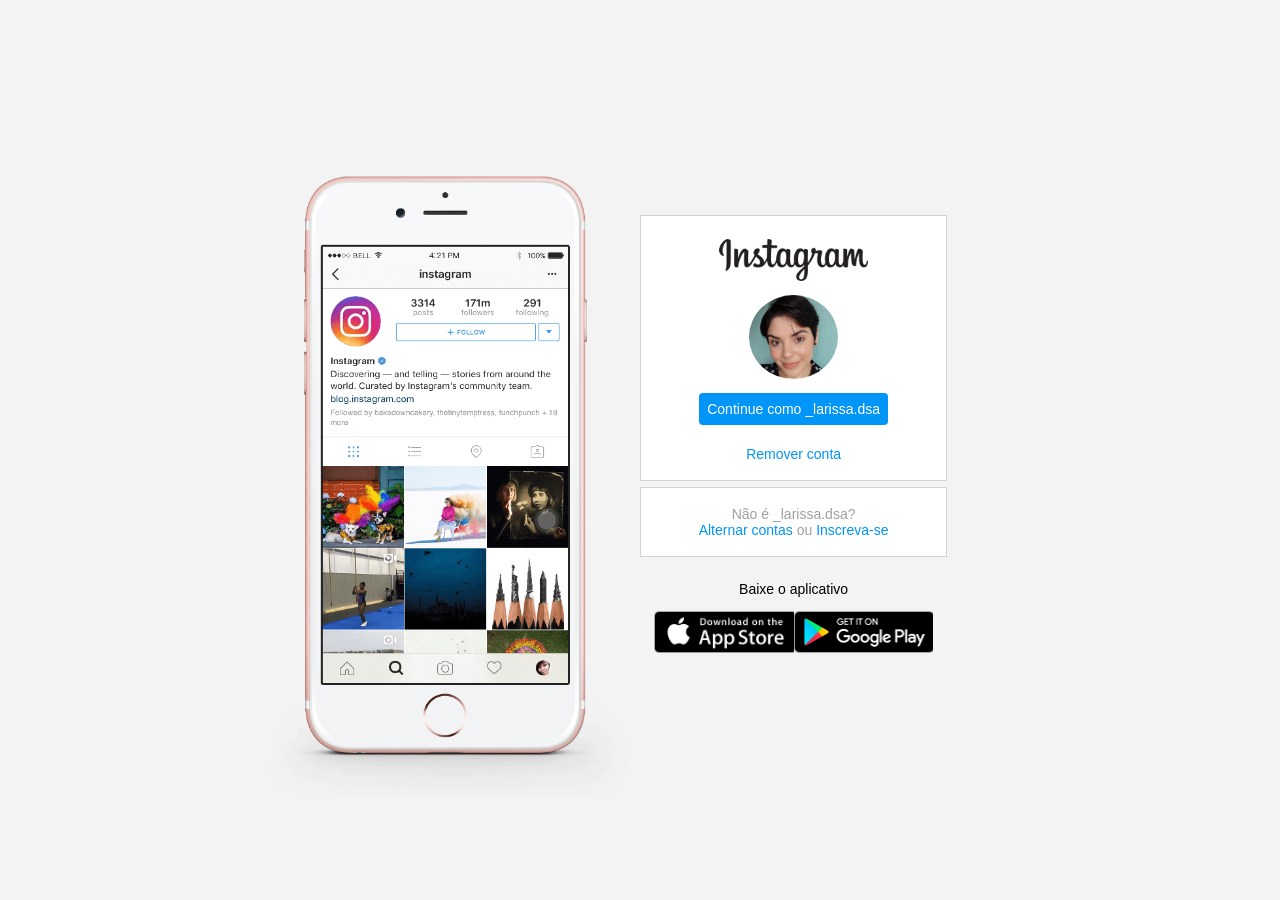
<file: Desafio 2 - Recriando a página inicial do instagram/index.html>
<!DOCTYPE html>
<html lang="en">
<head>
    <meta charset="UTF-8">
    <meta name="viewport" content="width=device-width, initial-scale=1.0">
    <link rel="stylesheet" href="style.css">
    <title>Instagram</title>
</head>
<body>
    <div class="instagram-wrapper">
        <div class="instagram-phone">
            <img src="./img/instagram-celular.png" alt="celular">
        </div>
        <div class="instagram-continue">
            <div class="group">
                <img src="./img/instagram-logo.png" class="instagram-logo" alt="instagram logo">
                <div class="profile-photo">
                    <img src="./img/foto-perfil.jpg" alt="foto de perfil">
                </div>
                <a href="#" class="instagram-login">Continue como _larissa.dsa</a>
                <a href="#" class="instagram-logout">Remover conta</a>
            </div>
            <div class="group">
                <p class="not-account">Não é _larissa.dsa?</p>
                <p class="not-account">
                    <a href="#"><span class="link-blue">Alternar contas</span></a>
                    ou
                    <a href="#"><span class="link-blue">Inscreva-se</span></a>
                </p>
            </div>
            <div class="get-the-app">
                <p class="get-app">Baixe o aplicativo</p>
                <div class="download">
                    <a href="#" class="app-download"></a>
                    <a href="#" class="app-download"></a>
                </div>
            </div>
        </div>
    </div>
</body>
</html>
</file>
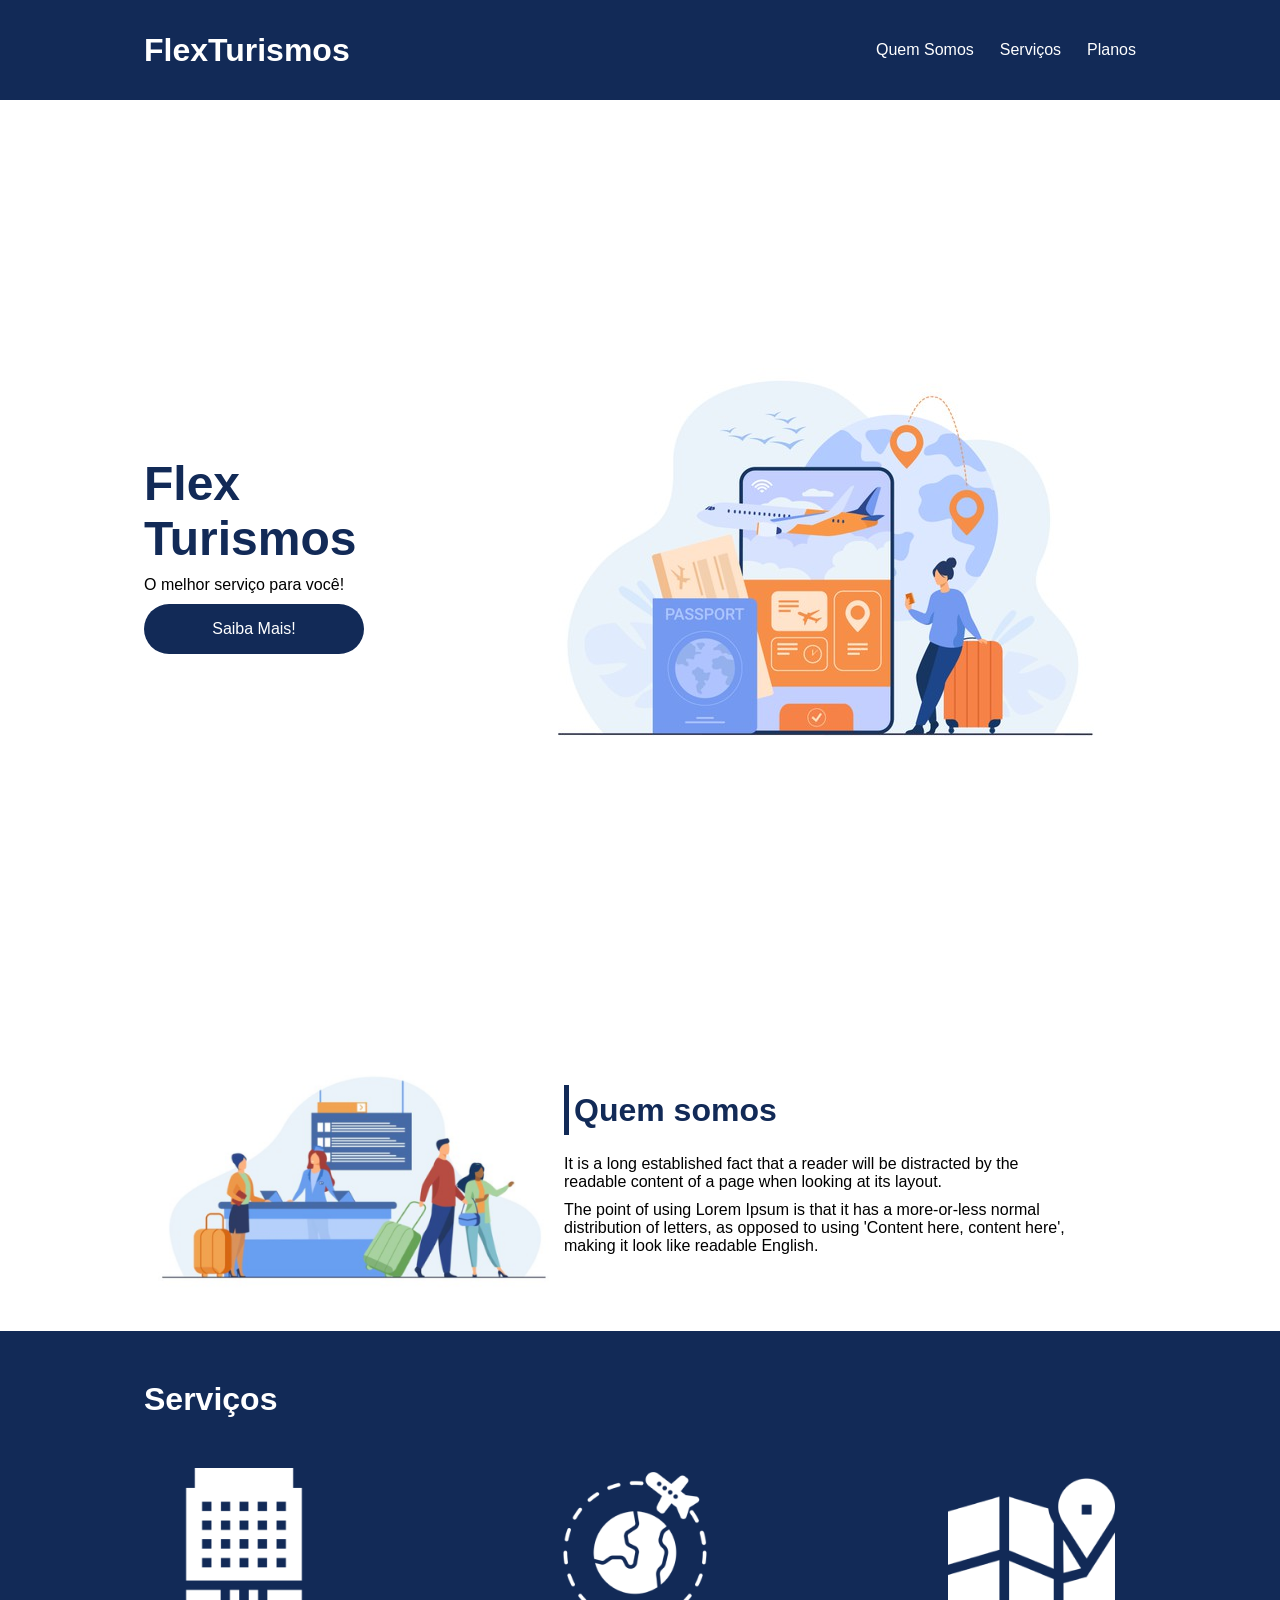
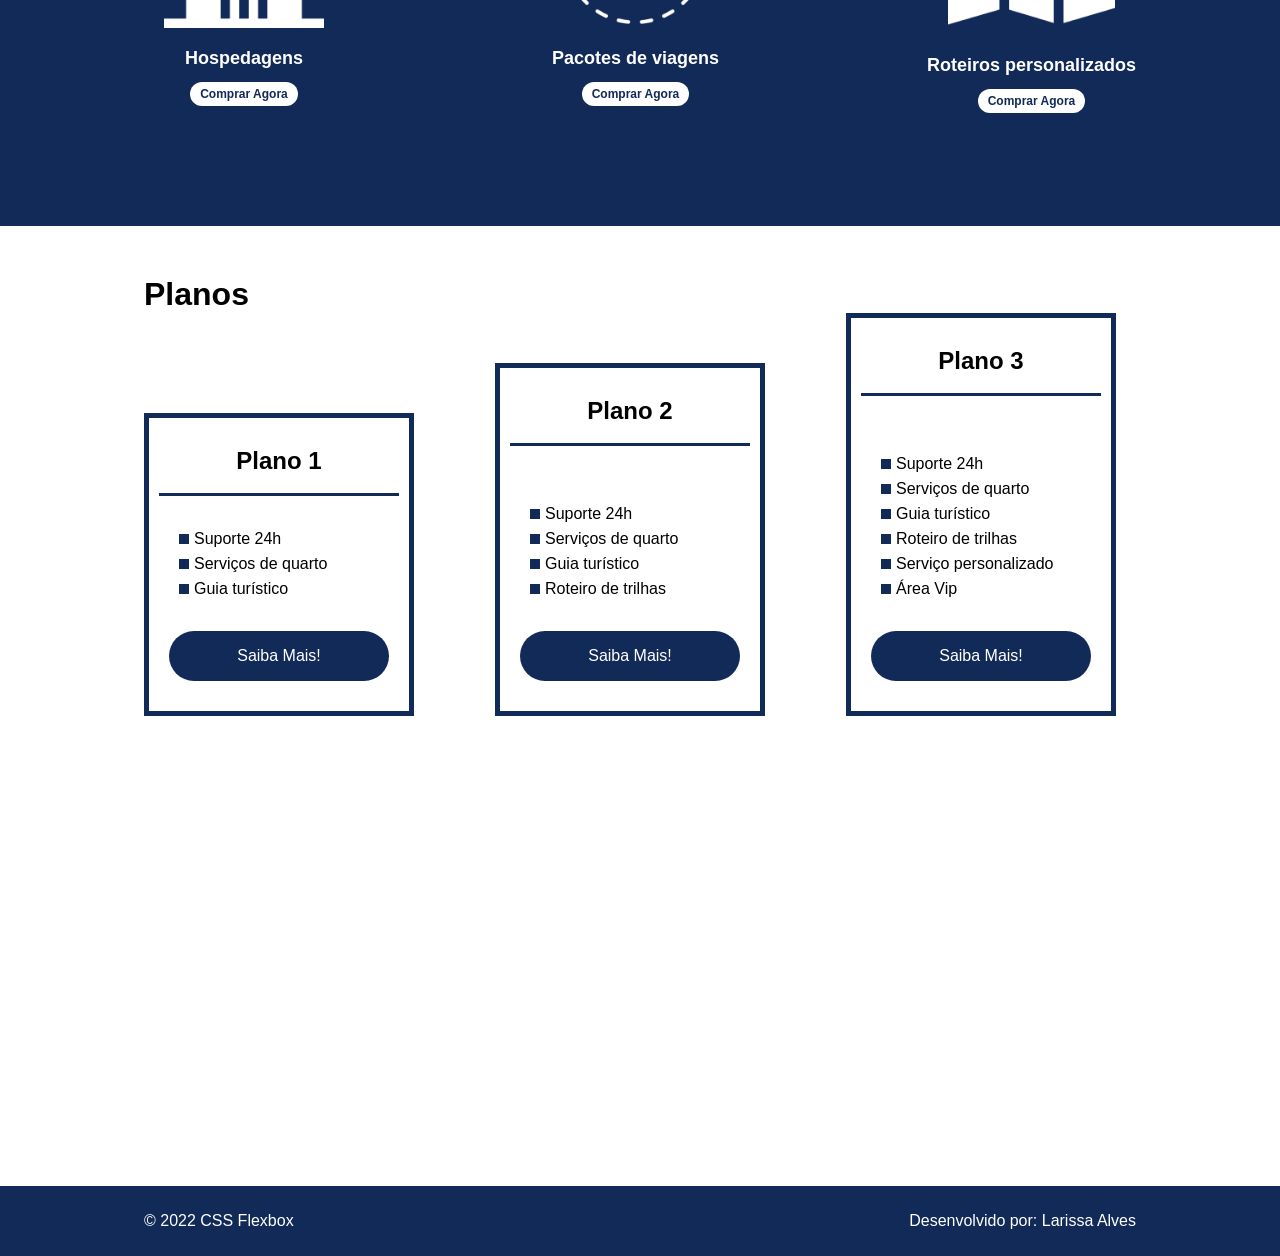
<file: Projeto FlexTurismos/index.html>
<!DOCTYPE html>
<html lang="pt-br">
<head>
    <meta charset="UTF-8">
    <meta name="viewport" content="width=device-width, initial-scale=1.0">
    <title>Flex Turismos</title>
    <link rel="stylesheet" href="./style.css">
</head>
<body>
    <header>
        <div class="flex-container menu">
            <div><h1>FlexTurismos</h1></div>
            <ul class="list-items">
                <li><a href="#quem-somos">Quem Somos</a></li>
                <li><a href="#servicos">Serviços</a></li>
                <li><a href="#planos">Planos</a></li>
            </ul>
        </div>
    </header>

    <div class="flex-container apresentacao">
        <div class="texto-apresentacao">
            <h1>Flex <br>Turismos</h1>
            <p>O melhor serviço para você!</p>
            <a href="" class="btn">Saiba Mais!</a>
        </div>

        <div>
            <img src="./images/0-main.png" alt="banner de apresentação">
        </div>
    </div>

    <div class="flex-container" id="quem-somos">

        <div>
            <h2>Quem somos</h2>
            <p>It is a long established fact that a reader will be distracted by the readable content of a page when looking at its layout. </p>
            <p>The point of using Lorem Ipsum is that it has a more-or-less normal distribution of letters, as opposed to using 'Content here, content here', making it look like readable English.</p>
        </div>

        <div>
            <img src="./images/1-quem-somos.png" alt="balcão de atendimento">
        </div>
    </div>

    <div class="container-externo">
        <div class="flex-container" id="servicos">
            <div>
                 <h2>Serviços</h2>
            </div>

                <div class="list-servicos">
                    <div class="item-servico">
                        <div><img src="./images/icon-2.png" alt="hospedagens"></div>
                        <p>Hospedagens</p>
                        <a href="#">Comprar Agora</a>
                    </div>

                    <div class="item-servico">
                       <div><img src="./images/icon-1.png" alt="pacote de viagens"></div>
                       <p>Pacotes de viagens</p>
                       <a href="#">Comprar Agora</a>
                    </div>

                    <div class="item-servico">
                        <div><img src="./images/icon-3.png" alt="roteiros personalizados"></div>
                        <p>Roteiros personalizados</p>
                        <a href="#">Comprar Agora</a>
                    </div>
                </div>

        </div>
    </div>

    <div class="flex-container" id="planos">

        <div><h2>Planos</h2></div>

        <div class="list-planos">
            <div class="item-plano">
                <h3>Plano 1</h3>
                <ul>
                    <li>Suporte 24h</li>
                    <li>Serviços de quarto</li>
                    <li>Guia turístico</li>
                </ul>
                <a href="#" class="btn">Saiba Mais!</a>
            </div>

            <div class="item-plano">
                <h3>Plano 2</h3>
                <br>
                <ul>
                    <li>Suporte 24h</li>
                    <li>Serviços de quarto</li>
                    <li>Guia turístico</li>
                    <li>Roteiro de trilhas</li>
                </ul>
                <a href="#" class="btn">Saiba Mais!</a>
            </div>

            <div class="item-plano">
                <h3>Plano 3</h3>
                <br>
                <ul>
                    <li>Suporte 24h</li>
                    <li>Serviços de quarto</li>
                    <li>Guia turístico</li>
                    <li>Roteiro de trilhas</li>
                    <li>Serviço personalizado</li>
                    <li>Área Vip</li>
                </ul>
                <a href="#" class="btn">Saiba Mais!</a>
            </div>
        </div>
    </div>

    <footer>
        <div class="flex-container footer">
            <p>&copy; 2022 CSS Flexbox</p>
            <p>Desenvolvido por: Larissa Alves</p>
        </div>
    </footer>
</body>
</html>
</file>
<file: Desafio 2 - Recriando a página inicial do instagram/style.css>
* {
    padding: 0;
    margin: 0;
    box-sizing: border-box;
    text-decoration: none;
    font-family: sans-serif;
    font-size: 14px;
}

body {
    width: 100%;
    min-height: 100vh;
    background-color: rgb(243, 243, 243);
    margin: 0;
    padding: 0;
    display: flex;
    justify-content: center;
}

.instagram-wrapper {
    display: flex;
    align-items: center;
    justify-content: start;
    width: 60%;
    height: 100vh;
}

.instagram-phone {
    display: flex;
    align-items: center;
    justify-content: center;
    width: 50%;
}

.instagram-phone img {
    height: 50rem;
}

.instagram-continue {
    display: flex;
    align-items: center; /* horizontal */
    justify-content: space-around; /* vertical */
    flex-direction: column;
    width: 40%;
    min-height: 34rem;
}

.group {
    display: flex;
    justify-content: space-between;
    align-items: center;
    flex-direction: column;
    background-color: #ffffff;
    width: 100%;
    padding: 1.3rem 0;
    border: 1px solid lightgray;
}

.group:nth-child(1) {
    min-height: 19rem;
}

.instagram-logo {
    height: 3rem;
    margin-top: 5px;
}

.profile-photo {
    display: flex;
    justify-content: center;
    align-items: center;
    border-radius: 50%;
    overflow: hidden;
}

.profile-photo img {
    height: 6rem;
}

.instagram-login {
    background-color: #0095f6;
    color: #ffffff;
    padding: 8px;
    border-radius: 4px;
}

.instagram-logout {
    color: #0095f6;
    margin-top: 0.5rem;
}

.not-account {
    color: rgb(160, 160, 160);
}

.link-blue {
    color: #0095f6;
}

.get-the-app {
    display: flex;
    flex-direction: column;
    align-items: center;
    justify-content: center;
    width: 100%;
    padding: 1.3rem 0;
}

.download {
    display: flex;
    width: 100%;
    justify-content: space-evenly;
    align-items: center;
    padding: 1rem;
}

.app-download {
    height: 3rem;
    width: 10rem;
    background-size: cover;
}

.app-download:nth-child(1) {
    background-image: url('./img/apple-button.png');
}

.app-download:nth-child(2) {
    background-image: url('./img/googleplay-button.png');
}

/* media queries */


@media (max-width: 1024px) {
    .instagram-wrapper {
        width: 90%;
    }
}

@media (max-width: 650px) {
    body {
        background-color: #ffffff;
    }

    .instagram-wrapper {
        width: 90%;
    }

    .instagram-phone {
        display: none;
    }

    .instagram-continue {
        width: 100%;
    }
    
    .group {
        border: 1px solid transparent;
    }
}
</file>
<file: Projeto FlexTurismos/style.css>
* {
	margin: 0;
	padding: 0;
	font-family: 'Open Sans', sans-serif;
}

ul {
	list-style: none;
	margin: 0;
	padding: 0;
}

ul li a {
	text-decoration: none;
}

div img {
	display: block;
	width: 100%;
}

.flex-container {
	display: flex;
	max-width: 992px;
	min-width: 320px;
	margin: auto;
	padding: 10px 15px;
	width: 100%;
}

header {
	background-color: #122A57;
	height: 100px;
	display: flex;
	align-items: center;
	color: #fff;
}

header .list-items {
	display: flex;
	width: 100%;
	max-width: 260px;
	justify-content: space-between;
	align-items: center;
}

.list-items li a {
	color: #fff;
}

header .menu {
	justify-content: space-between;
}

.apresentacao {
	height: 100vh;
	align-items: center;
	justify-content: space-between;
}

.apresentacao .texto-apresentacao {
	min-height: 200px;
}

.texto-apresentacao h1 {
	color: #122A57;
	font-size: 48px;
	margin-bottom: 10px;
}

.btn {
	background-color: #122A57;
	color: #fff;
	text-align: center;
	border-radius: 30px;
	width: 220px;
	display: block;
	text-decoration: none;
	line-height: 50px;
	margin-top: 10px;
	margin-bottom: 10px;
}

#quem-somos {
	flex-direction: row-reverse;
	align-items: center;
	justify-content: space-between;
}

#quem-somos h2 {
	font-size: 32px;
	color: #122A57;
	display: flex;
	margin-bottom: 20px;
	line-height: 50px;
}

#quem-somos h2::before {
	content: "";
	height: 50px;
	width: 5px;
	margin-right: 5px;
	background-color: #122A57;
	position: relative;
}

#quem-somos p {
	margin-bottom: 10px;
	width: 90%;
}

#quem-somos img {
	min-width: 420px;
}

.container-externo {
	background-color: #122A57;
	width: 100%;
}

#servicos {
	flex-direction: column;
	padding-top: 50px;
	padding-bottom: 100px;
}

#servicos h2 {
	color: #fff;
	font-size: 32px;
	margin-bottom: 50px;
}

.list-servicos {
	display: flex;
	justify-content: space-between;
}

.list-servicos .item-servico {
	text-align: center;
}

.item-servico a {
	width: 220px;
	background-color: #fff;
	border-radius: 30px;
	height: 50px;
	text-align: center;
	margin-top: 20px;
	line-height: 50px;
	padding: 5px 10px;
	text-decoration: none;
	color: #122A57;
	font-size: 12px;
	font-weight: 700;
}

.item-servico p {
	font-weight: 700;
	font-size: 18px;
	color: #fff;
	margin-top: 20px;
}

.item-servico img {
	width: 80%;
	margin: auto;
}

#planos {
	flex-direction: column;
	min-height: 100vh;
	padding-top: 50px;
}

#planos h2 {
	font-size: 32px;
}

.list-planos {
	display: flex;
	align-items: flex-end;
	justify-content: space-between;
}

.item-plano {
	flex: 1;
	border: 5px solid #122A57;
	margin-right: 20px;
	padding: 10px;
	max-width: 240px;
	line-height: 25px;
}

.item-plano .btn {
	margin: auto;
	margin-bottom: 20px;
	margin-top: 20px;
}

.item-plano h3 {
	font-size: 24px;
	display: flex;
	flex-direction: column;
	text-align: center;
	margin-top: 20px;
}

.item-plano h3::after {
	content: "";
	background-color: #122A57;
	width: 100%;
	height: 3px;
	margin-top: 20px;
	margin-bottom: 20px;
}

.item-plano ul {
	padding: 10px 20px;
	display: flex;
	flex-direction: column;
}

.item-plano ul li {
	display: flex;
	flex-wrap: nowrap;
	align-items: center;
}

.item-plano ul li::before {
	content: "";
	width: 10px;
	height: 10px;
	background-color: #122A57;
	margin-right: 5px;
}

footer {
	background-color: #122A57;
	height: 70px;
	display: flex;
	align-items: center;
}

footer .footer {
	justify-content: space-between;
	color: #fff;
}

/* mobile */
@media(max-width: 992px) {
	.flex-container {
		flex-direction: column;
	}

	.apresentacao {
		flex-direction: column-reverse;
	}

	.apresentacao .texto-apresentacao {
		width: 100%;
	}

	#quem-somos {
		flex-direction: column-reverse;
	}

	#quem-somos img {
		min-width: 320px;
		margin: auto;
	}

	.list-servicos {
		flex-direction: column;
	}

	.item-servico img {
		width: 50%;
		margin: auto;
	}

	.list-planos {
		flex-direction: column;
		align-items: flex-start;
		margin-bottom: 20px;
	}

	.list-planos .item-plano {
		max-width: 90%;
		margin: auto;
		width: 100%;
		margin-bottom: 20px;
	}
}
</file>
